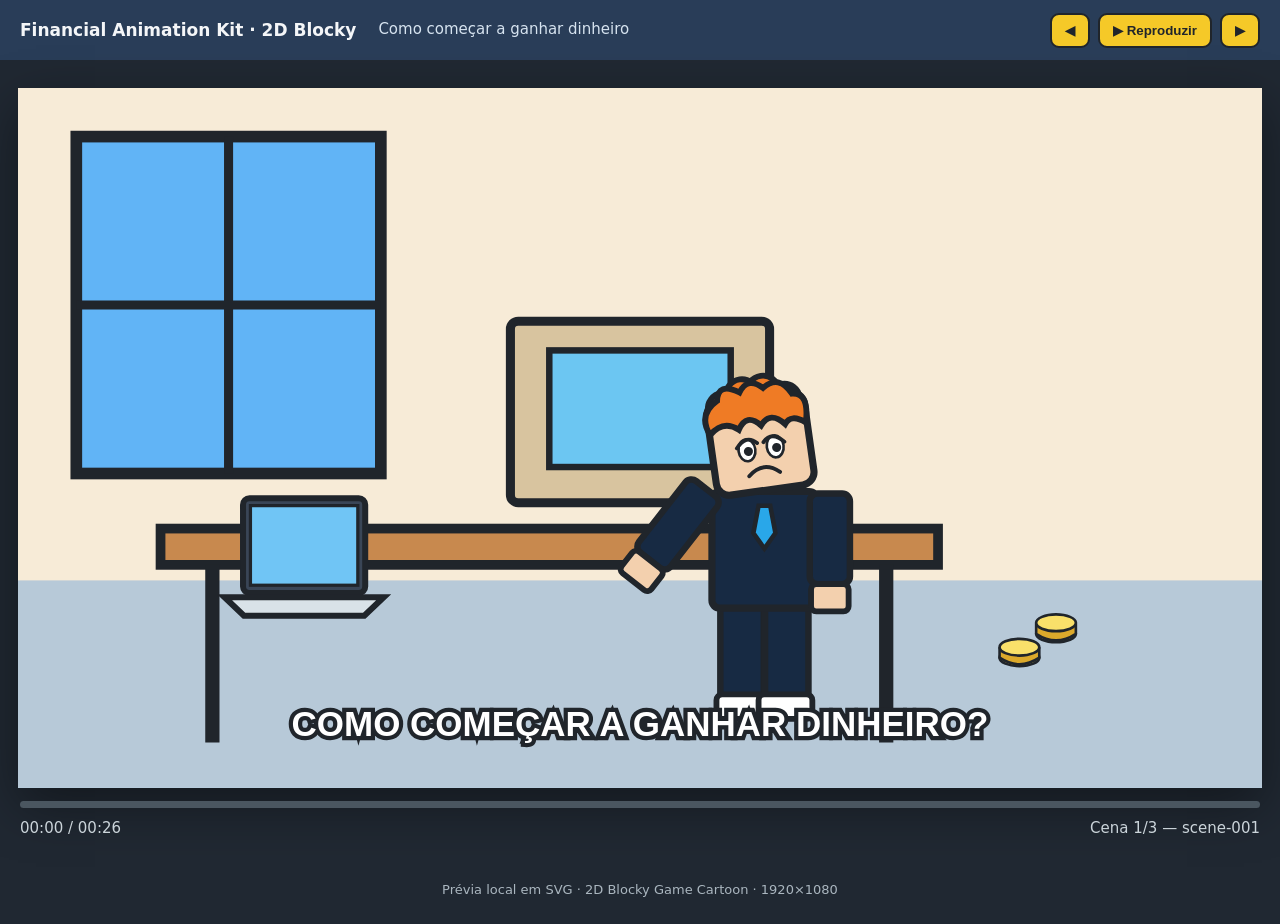
<file: engine/index.html>
<!doctype html><html lang="pt-BR"><head><meta charset="utf-8"><meta name="viewport" content="width=device-width,initial-scale=1"><title>2D Blocky Animation Preview</title><link rel="stylesheet" href="styles.css"></head><body><header class="toolbar"><strong>Financial Animation Kit · 2D Blocky</strong><span id="episode-title">Carregando…</span><div class="controls"><button id="prev">◀</button><button id="play">▶ Reproduzir</button><button id="next">▶</button></div></header><main><div id="stage-wrap"><svg id="stage" xmlns="http://www.w3.org/2000/svg" viewBox="0 0 1920 1080"><g id="camera-layer"><image id="background" x="0" y="0" width="1920" height="1080"/><g id="object-layer"></g><g id="character-layer"></g><g id="overlay-layer"></g></g></svg></div><section class="timeline"><div class="progress-track"><div id="progress"></div></div><div><span id="time-label">00:00 / 00:00</span><span id="scene-label"></span></div></section></main><p class="hint">Prévia local em SVG · 2D Blocky Game Cartoon · 1920×1080</p><script src="engine.js"></script></body></html>
</file>
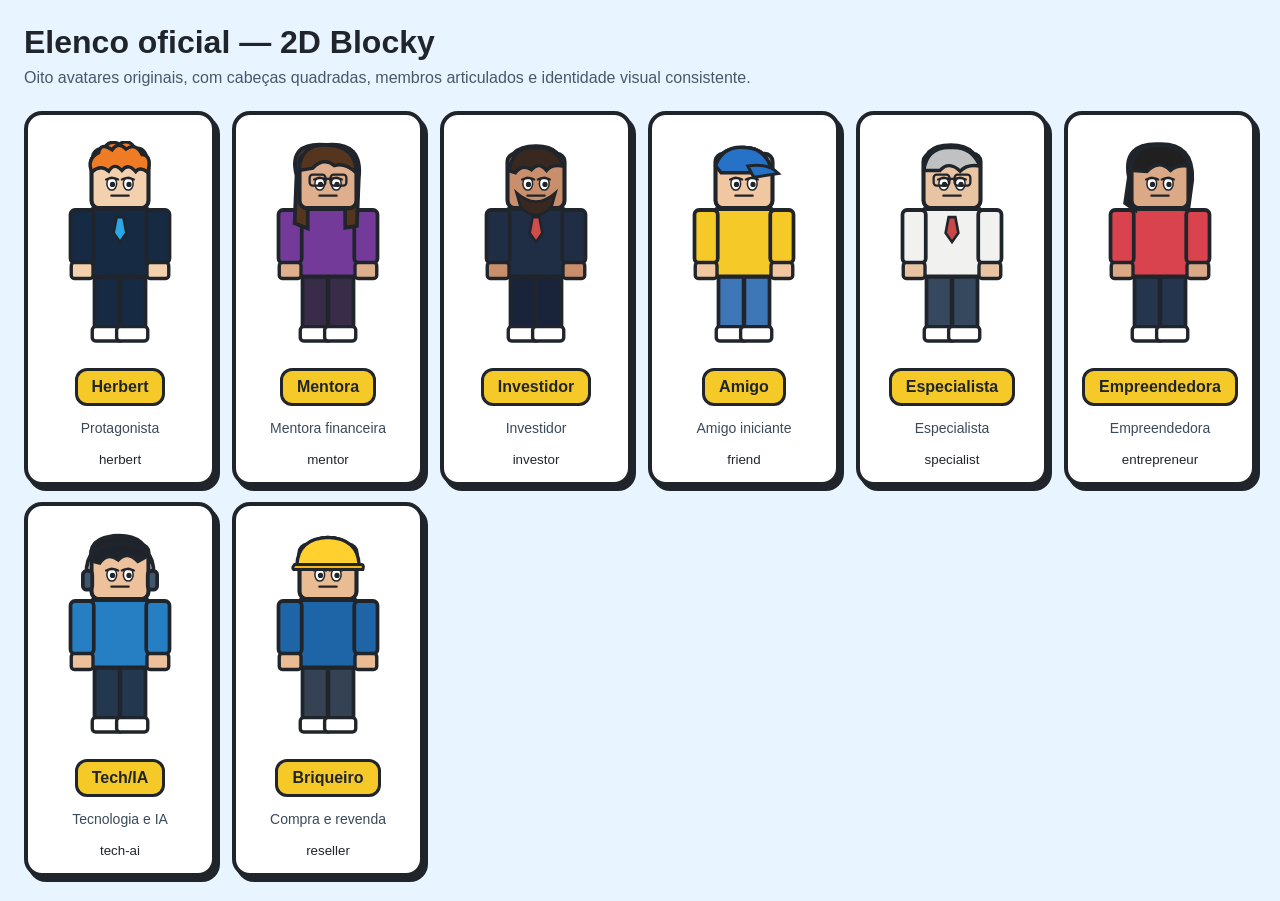
<file: docs/character-roster.html>
<!doctype html><html lang="pt-BR"><head><meta charset="utf-8"><meta name="viewport" content="width=device-width,initial-scale=1"><title>Elenco 2D Blocky — Financial Animation Kit</title><style>body{margin:0;padding:24px;background:#e8f4ff;color:#20252b;font:16px Arial,sans-serif}h1{margin:0 0 8px}.sub{margin:0 0 24px;color:#46596a}.grid{display:grid;grid-template-columns:repeat(auto-fit,minmax(190px,1fr));gap:16px}.card{background:#fff;border:4px solid #20252b;border-radius:18px;padding:14px;text-align:center;box-shadow:4px 5px 0 #20252b}.card img{width:150px;height:235px;object-fit:contain}.tag{display:inline-block;background:#f5c928;border:3px solid #20252b;border-radius:12px;padding:7px 14px;font-weight:bold}.desc{color:#3a4a5b;font-size:14px}</style></head><body><h1>Elenco oficial — 2D Blocky</h1><p class="sub">Oito avatares originais, com cabeças quadradas, membros articulados e identidade visual consistente.</p><div class="grid">
<section class="card"><img src="../characters/herbert/character.svg" alt="Herbert"><br><span class="tag">Herbert</span><p class="desc">Protagonista</p><small>herbert</small></section>
<section class="card"><img src="../characters/mentor/character.svg" alt="Mentora"><br><span class="tag">Mentora</span><p class="desc">Mentora financeira</p><small>mentor</small></section>
<section class="card"><img src="../characters/investor/character.svg" alt="Investidor"><br><span class="tag">Investidor</span><p class="desc">Investidor</p><small>investor</small></section>
<section class="card"><img src="../characters/friend/character.svg" alt="Amigo"><br><span class="tag">Amigo</span><p class="desc">Amigo iniciante</p><small>friend</small></section>
<section class="card"><img src="../characters/specialist/character.svg" alt="Especialista"><br><span class="tag">Especialista</span><p class="desc">Especialista</p><small>specialist</small></section>
<section class="card"><img src="../characters/entrepreneur/character.svg" alt="Empreendedora"><br><span class="tag">Empreendedora</span><p class="desc">Empreendedora</p><small>entrepreneur</small></section>
<section class="card"><img src="../characters/tech-ai/character.svg" alt="Tech/IA"><br><span class="tag">Tech/IA</span><p class="desc">Tecnologia e IA</p><small>tech-ai</small></section>
<section class="card"><img src="../characters/reseller/character.svg" alt="Briqueiro"><br><span class="tag">Briqueiro</span><p class="desc">Compra e revenda</p><small>reseller</small></section>
</div></body></html>
</file>
<file: engine/styles.css>
*{box-sizing:border-box}body{margin:0;background:#202832;color:#f4f6f8;font:15px/1.45 system-ui,Segoe UI,sans-serif}.toolbar{height:60px;padding:0 20px;display:flex;align-items:center;gap:22px;background:#293D58}.toolbar strong{font-size:17px}.toolbar #episode-title{color:#d6e3ef;flex:1}.controls{display:flex;gap:8px}.controls button{border:2px solid #20252B;border-radius:9px;padding:8px 13px;background:#F5C928;color:#20252B;cursor:pointer;font-weight:800}main{max-width:1440px;margin:28px auto;padding:0 18px}#stage-wrap{width:100%;aspect-ratio:16/9;background:#68B5F5;box-shadow:0 18px 50px #0006;overflow:hidden}#stage{display:block;width:100%;height:100%}.timeline{padding:13px 2px;color:#cbd4da}.progress-track{height:7px;background:#4a5660;border-radius:12px;overflow:hidden;margin-bottom:10px}#progress{height:100%;width:0;background:#7FD34E}.timeline>div:last-child{display:flex;justify-content:space-between}.hint{text-align:center;color:#aab6bf;font-size:13px;margin:0 0 25px}
</file>
